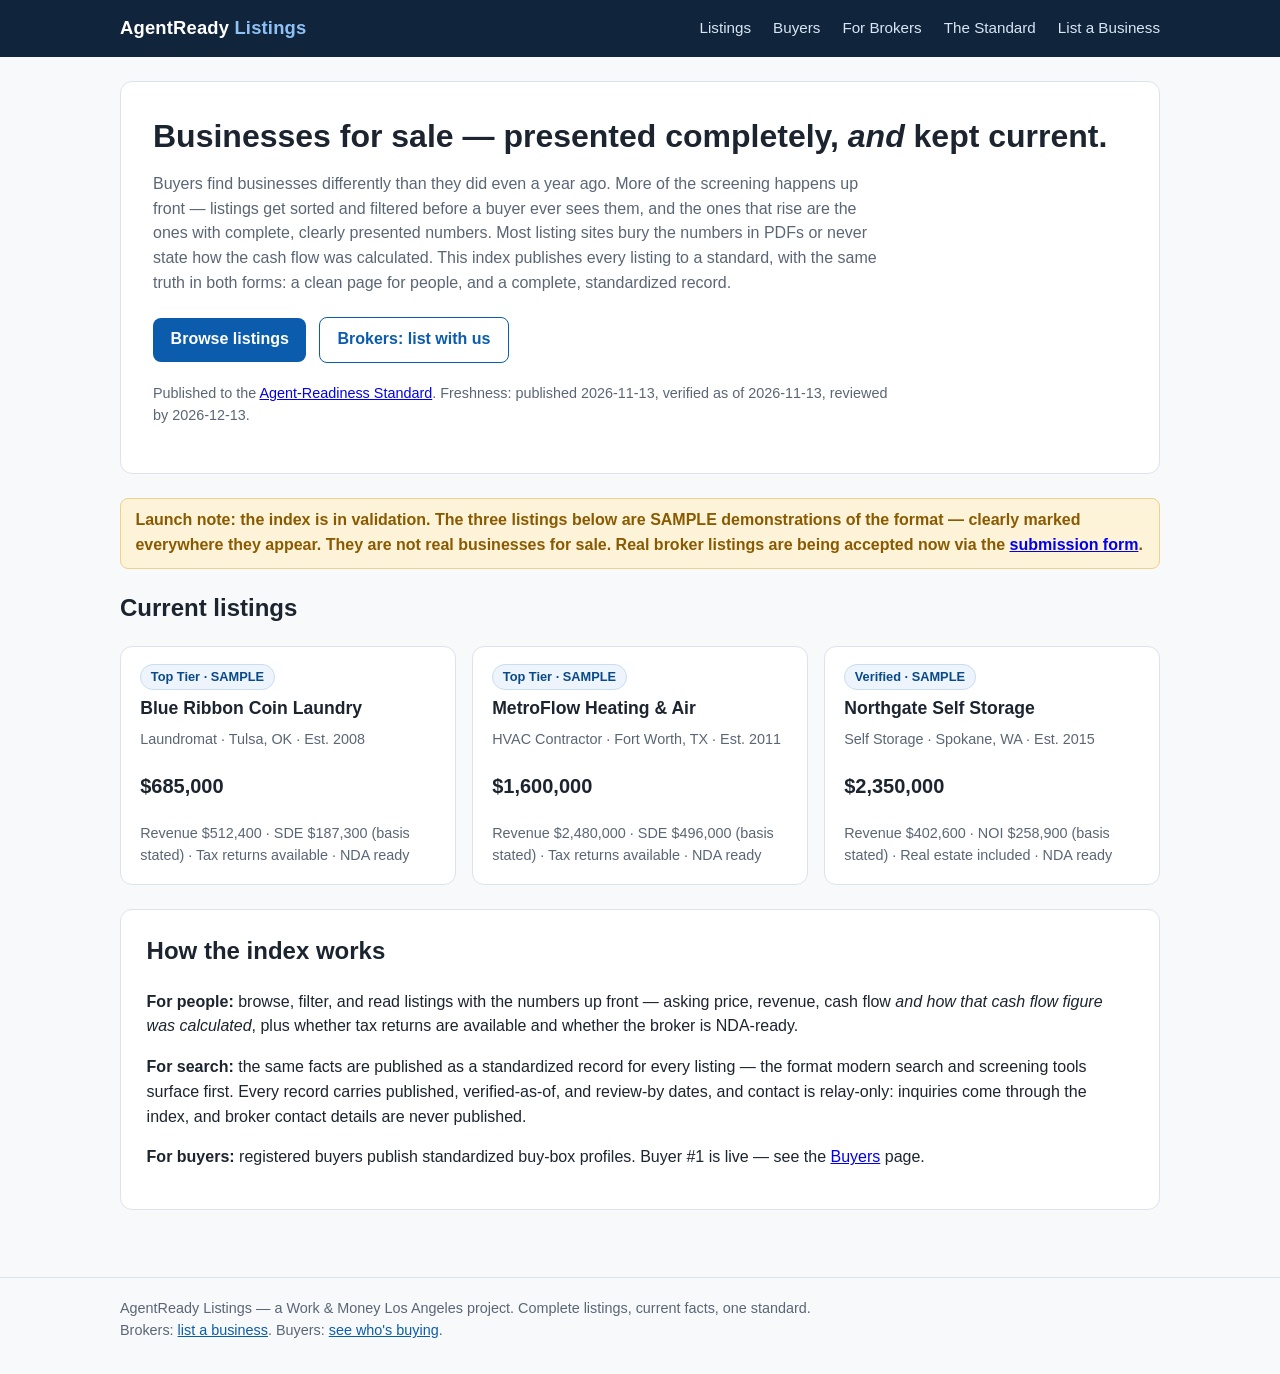
<file: index.html>
<!DOCTYPE html>
<html lang="en">
<head>
<meta charset="utf-8">
<meta name="viewport" content="width=device-width, initial-scale=1">
<title>AgentReady Listings — Businesses for sale, presented completely</title>
<meta name="description" content="An index of businesses for sale published to a completeness standard: asking price, revenue, and cash flow with its basis stated, tax-return and NDA flags, and freshness dates on every listing — so complete listings surface first in modern buyer search.">
<link rel="stylesheet" href="assets/style.css">
<script type="application/ld+json">
{
  "@context": "https://schema.org",
  "@graph": [
    {
      "@type": "WebSite",
      "name": "AgentReady Listings",
      "url": "https://cronusworks.github.io/botfriendly-index/",
      "description": "Businesses for sale, published to the Agent-Readiness Standard: complete numbers, stated cash-flow basis, freshness dates.",
      "publisher": { "@type": "Organization", "name": "AgentReady Listings", "parentOrganization": { "@type": "Organization", "name": "Work & Money Los Angeles" } }
    },
    {
      "@type": "ItemList",
      "name": "Businesses for sale",
      "itemListElement": [
        { "@type": "ListItem", "position": 1, "url": "https://cronusworks.github.io/botfriendly-index/listings/laundromat-tulsa-ok/", "name": "Blue Ribbon Coin Laundry (SAMPLE) — Tulsa, OK" },
        { "@type": "ListItem", "position": 2, "url": "https://cronusworks.github.io/botfriendly-index/listings/hvac-fort-worth-tx/", "name": "MetroFlow Heating & Air (SAMPLE) — Fort Worth, TX" },
        { "@type": "ListItem", "position": 3, "url": "https://cronusworks.github.io/botfriendly-index/listings/self-storage-spokane-wa/", "name": "Northgate Self Storage (SAMPLE) — Spokane, WA" }
      ]
    }
  ]
}
</script>
</head>
<body>
<header class="site">
  <div class="wrap">
    <a class="logo" href="./">AgentReady <span>Listings</span></a>
    <nav class="main">
      <a href="listings/">Listings</a>
      <a href="buyers/">Buyers</a>
      <a href="for-brokers/">For Brokers</a>
      <a href="standard/">The Standard</a>
      <a href="submit/">List a Business</a>
    </nav>
  </div>
</header>
<main class="wrap">
  <div class="hero">
    <h1>Businesses for sale — presented completely, <em>and</em> kept current.</h1>
    <p>Buyers find businesses differently than they did even a year ago. More of the screening
    happens up front — listings get sorted and filtered before a buyer ever sees them, and the
    ones that rise are the ones with complete, clearly presented numbers. Most listing sites bury
    the numbers in PDFs or never state how the cash flow was calculated. This index publishes
    every listing to a standard, with the same truth in both forms: a clean page for people, and
    a complete, standardized record.</p>
    <a class="btn" href="listings/">Browse listings</a>
    <a class="btn ghost" href="for-brokers/">Brokers: list with us</a>
    <p class="meta">Published to the <a href="standard/">Agent-Readiness Standard</a>.
    Freshness: published 2026-11-13,
    verified as of 2026-11-13, reviewed by 2026-12-13.</p>
  </div>

  <div class="sample-banner">Launch note: the index is in validation. The three listings below are
  SAMPLE demonstrations of the format — clearly marked everywhere they appear. They are not real businesses for sale. Real broker listings
  are being accepted now via the <a href="submit/">submission form</a>.</div>

  <h2>Current listings</h2>
  <div class="grid">
    <div class="card">
      <span class="badge">Top Tier · SAMPLE</span>
      <h3><a href="listings/laundromat-tulsa-ok/">Blue Ribbon Coin Laundry</a></h3>
      <div class="meta">Laundromat · Tulsa, OK · Est. 2008</div>
      <p class="price">$685,000</p>
      <div class="meta">Revenue $512,400 · SDE $187,300 (basis stated) · Tax returns available · NDA ready</div>
    </div>
    <div class="card">
      <span class="badge">Top Tier · SAMPLE</span>
      <h3><a href="listings/hvac-fort-worth-tx/">MetroFlow Heating &amp; Air</a></h3>
      <div class="meta">HVAC Contractor · Fort Worth, TX · Est. 2011</div>
      <p class="price">$1,600,000</p>
      <div class="meta">Revenue $2,480,000 · SDE $496,000 (basis stated) · Tax returns available · NDA ready</div>
    </div>
    <div class="card">
      <span class="badge">Verified · SAMPLE</span>
      <h3><a href="listings/self-storage-spokane-wa/">Northgate Self Storage</a></h3>
      <div class="meta">Self Storage · Spokane, WA · Est. 2015</div>
      <p class="price">$2,350,000</p>
      <div class="meta">Revenue $402,600 · NOI $258,900 (basis stated) · Real estate included · NDA ready</div>
    </div>
  </div>

  <section class="panel" style="margin-top:1.5rem">
    <h2>How the index works</h2>
    <p><strong>For people:</strong> browse, filter, and read listings with the numbers up front —
    asking price, revenue, cash flow <em>and how that cash flow figure was calculated</em>, plus
    whether tax returns are available and whether the broker is NDA-ready.</p>
    <p><strong>For search:</strong> the same facts are published as a standardized record for
    every listing — the format modern search and screening tools surface first. Every record
    carries published, verified-as-of, and review-by dates, and contact is relay-only:
    inquiries come through the index, and broker contact details are never published.</p>
    <p><strong>For buyers:</strong> registered buyers publish standardized buy-box profiles.
    Buyer #1 is live — see the <a href="buyers/">Buyers</a> page.</p>
  </section>
</main>
<footer class="site">
  <div class="wrap">
    AgentReady Listings — a Work &amp; Money Los Angeles project. Complete listings, current facts, one standard.<br>
    Brokers: <a href="for-brokers/">list a business</a>. Buyers: <a href="buyers/">see who's buying</a>.
  </div>
</footer>
</body>
</html>
</file>
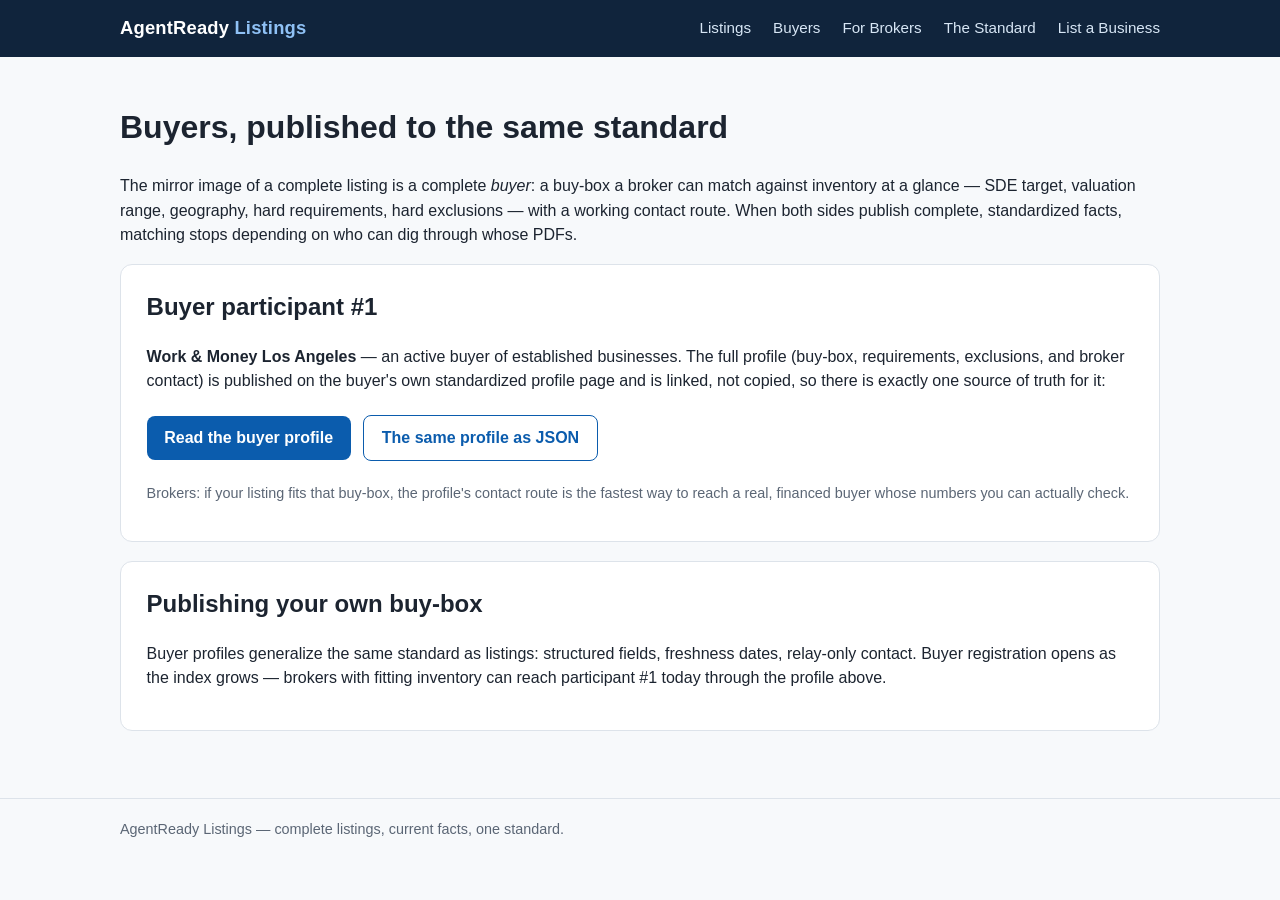
<file: buyers/index.html>
<!DOCTYPE html>
<html lang="en">
<head>
<meta charset="utf-8">
<meta name="viewport" content="width=device-width, initial-scale=1">
<title>Buyers — AgentReady Listings</title>
<meta name="description" content="Registered buyers publish standardized buy-box profiles so brokers can match listings to real demand. Buyer participant #1: Work & Money Los Angeles.">
<link rel="stylesheet" href="../assets/style.css">
<script type="application/ld+json">
{
  "@context": "https://schema.org",
  "@type": "WebPage",
  "name": "Buyers — AgentReady Listings",
  "url": "https://cronusworks.github.io/botfriendly-index/buyers/",
  "description": "Standardized buyer profiles. Buyer participant #1 is Work & Money Los Angeles; its full buy-box profile is published at the linked URL and is not duplicated here.",
  "datePublished": "2026-11-13"
}
</script>
</head>
<body>
<header class="site">
  <div class="wrap">
    <a class="logo" href="../">AgentReady <span>Listings</span></a>
    <nav class="main">
      <a href="../listings/">Listings</a>
      <a href="./">Buyers</a>
      <a href="../for-brokers/">For Brokers</a>
      <a href="../standard/">The Standard</a>
      <a href="../submit/">List a Business</a>
    </nav>
  </div>
</header>
<main class="wrap">
  <h1>Buyers, published to the same standard</h1>
  <p>The mirror image of a complete listing is a complete <em>buyer</em>: a buy-box a broker can
  match against inventory at a glance — SDE target, valuation range, geography, hard
  requirements, hard exclusions — with a working contact route. When both sides publish
  complete, standardized facts, matching stops depending on who can dig through whose PDFs.</p>

  <section class="panel">
    <h2>Buyer participant #1</h2>
    <p><strong>Work &amp; Money Los Angeles</strong> — an active buyer of established businesses.
    The full profile (buy-box, requirements, exclusions, and broker contact) is published on the
    buyer's own standardized profile page and is linked, not copied, so there is exactly one source of
    truth for it:</p>
    <p>
      <a class="btn" href="https://cronusworks.github.io/wam-games/buyer/">Read the buyer profile</a>
      <a class="btn ghost" href="https://cronusworks.github.io/wam-games/buyer/buyer.json">The same profile as JSON</a>
    </p>
    <p class="meta">Brokers: if your listing fits that buy-box, the profile's contact route is the
    fastest way to reach a real, financed buyer whose numbers you can actually check.</p>
  </section>

  <section class="panel">
    <h2>Publishing your own buy-box</h2>
    <p>Buyer profiles generalize the same standard as listings: structured fields, freshness
    dates, relay-only contact. Buyer registration opens as the index grows — brokers with fitting
    inventory can reach participant #1 today through the profile above.</p>
  </section>
</main>
<footer class="site">
  <div class="wrap">AgentReady Listings — complete listings, current facts, one standard.</div>
</footer>
</body>
</html>
</file>
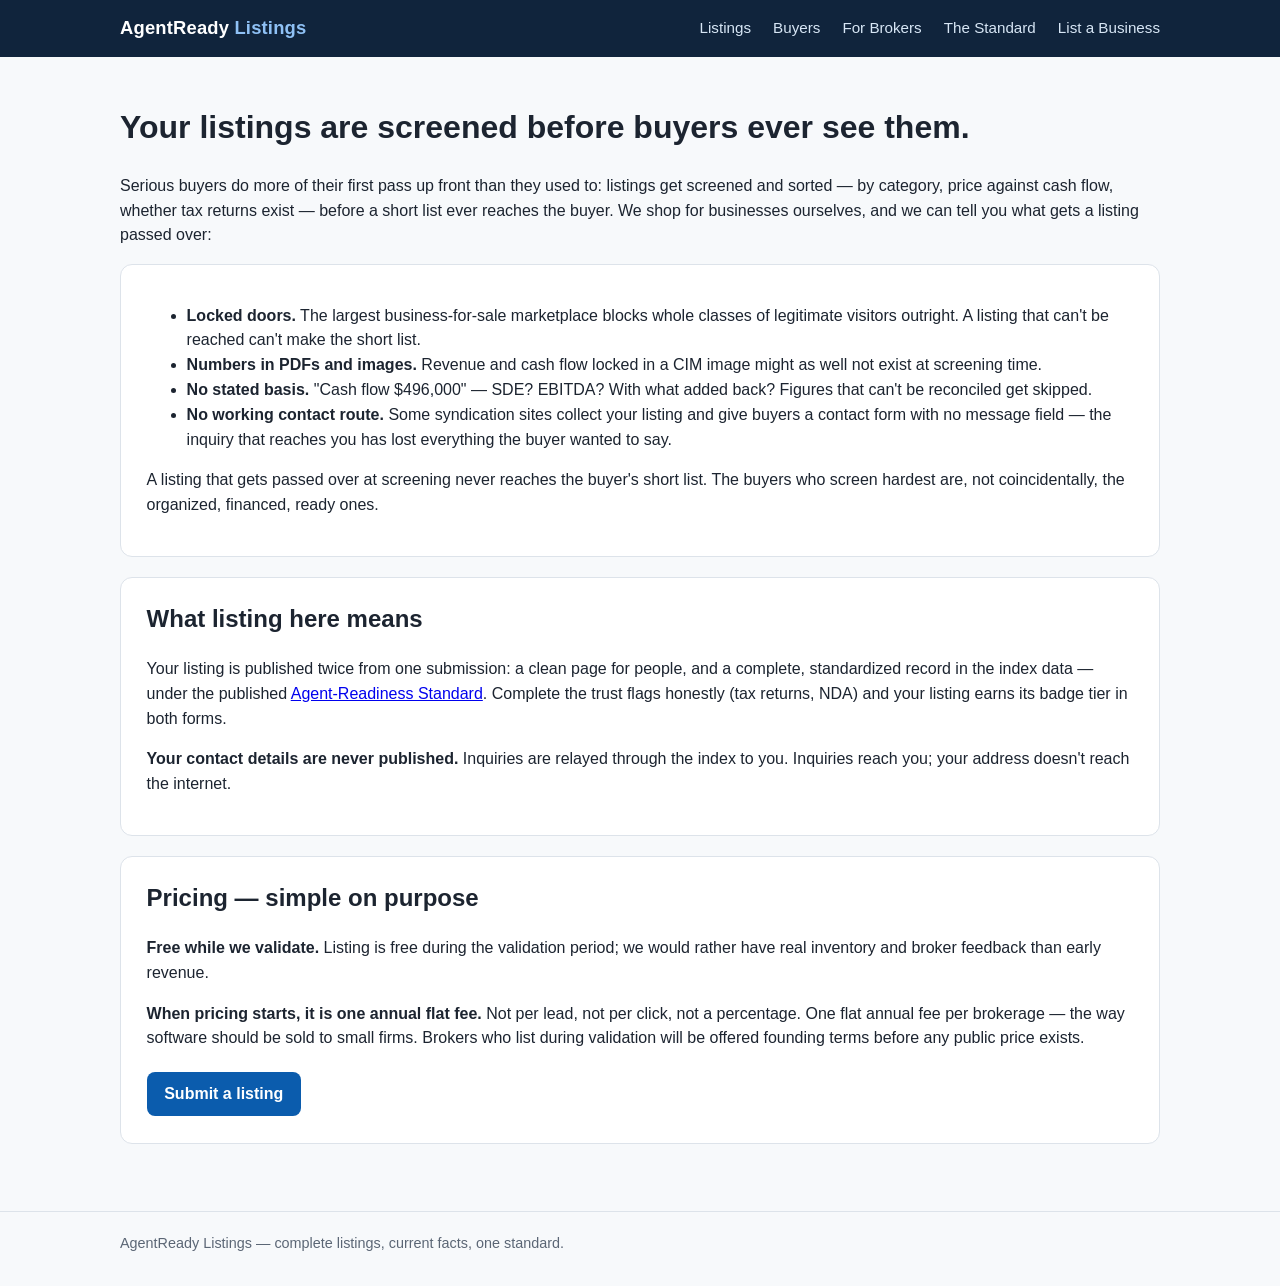
<file: for-brokers/index.html>
<!DOCTYPE html>
<html lang="en">
<head>
<meta charset="utf-8">
<meta name="viewport" content="width=device-width, initial-scale=1">
<title>For Brokers — AgentReady Listings</title>
<meta name="description" content="Why complete listings win: buyer screening now happens up front, and listings with buried or unexplained numbers get passed over early. List free during validation; future pricing is one annual flat fee, never per-lead.">
<link rel="stylesheet" href="../assets/style.css">
<script type="application/ld+json">
{
  "@context": "https://schema.org",
  "@type": "WebPage",
  "name": "For Brokers — AgentReady Listings",
  "url": "https://cronusworks.github.io/botfriendly-index/for-brokers/",
  "description": "For business brokers: why complete, standardized listings get seen first, what the Agent-Readiness Standard requires, and the pricing model — free during validation, then one annual flat fee, never per-lead charges.",
  "datePublished": "2026-11-13"
}
</script>
</head>
<body>
<header class="site">
  <div class="wrap">
    <a class="logo" href="../">AgentReady <span>Listings</span></a>
    <nav class="main">
      <a href="../listings/">Listings</a>
      <a href="../buyers/">Buyers</a>
      <a href="./">For Brokers</a>
      <a href="../standard/">The Standard</a>
      <a href="../submit/">List a Business</a>
    </nav>
  </div>
</header>
<main class="wrap">
  <h1>Your listings are screened before buyers ever see them.</h1>
  <p>Serious buyers do more of their first pass up front than they used to: listings get screened
  and sorted — by category, price against cash flow, whether tax returns exist — before a short
  list ever reaches the buyer. We shop for businesses ourselves, and we can tell you what gets
  a listing passed over:</p>
  <section class="panel">
    <ul>
      <li><strong>Locked doors.</strong> The largest business-for-sale marketplace blocks whole
      classes of legitimate visitors outright. A listing that can't be reached can't make the
      short list.</li>
      <li><strong>Numbers in PDFs and images.</strong> Revenue and cash flow locked in a CIM image
      might as well not exist at screening time.</li>
      <li><strong>No stated basis.</strong> "Cash flow $496,000" — SDE? EBITDA? With what added
      back? Figures that can't be reconciled get skipped.</li>
      <li><strong>No working contact route.</strong> Some syndication sites collect your listing and
      give buyers a contact form with no message field — the inquiry that reaches you has lost
      everything the buyer wanted to say.</li>
    </ul>
    <p>A listing that gets passed over at screening never reaches the buyer's short list. The buyers
    who screen hardest are, not coincidentally, the organized, financed, ready ones.</p>
  </section>

  <section class="panel">
    <h2>What listing here means</h2>
    <p>Your listing is published twice from one submission: a clean page for people, and a
    complete, standardized record in the index data — under the published
    <a href="../standard/">Agent-Readiness Standard</a>. Complete the trust flags honestly
    (tax returns, NDA) and your listing earns its badge tier in both forms.</p>
    <p><strong>Your contact details are never published.</strong> Inquiries are relayed through the
    index to you. Inquiries reach you; your address doesn't reach the internet.</p>
  </section>

  <section class="panel">
    <h2>Pricing — simple on purpose</h2>
    <p><strong>Free while we validate.</strong> Listing is free during the validation period; we
    would rather have real inventory and broker feedback than early revenue.</p>
    <p><strong>When pricing starts, it is one annual flat fee.</strong> Not per lead, not per
    click, not a percentage. One flat annual fee per brokerage — the way software should be sold
    to small firms. Brokers who list during validation will be offered founding terms before any
    public price exists.</p>
    <a class="btn" href="../submit/">Submit a listing</a>
  </section>
</main>
<footer class="site">
  <div class="wrap">AgentReady Listings — complete listings, current facts, one standard.</div>
</footer>
</body>
</html>
</file>
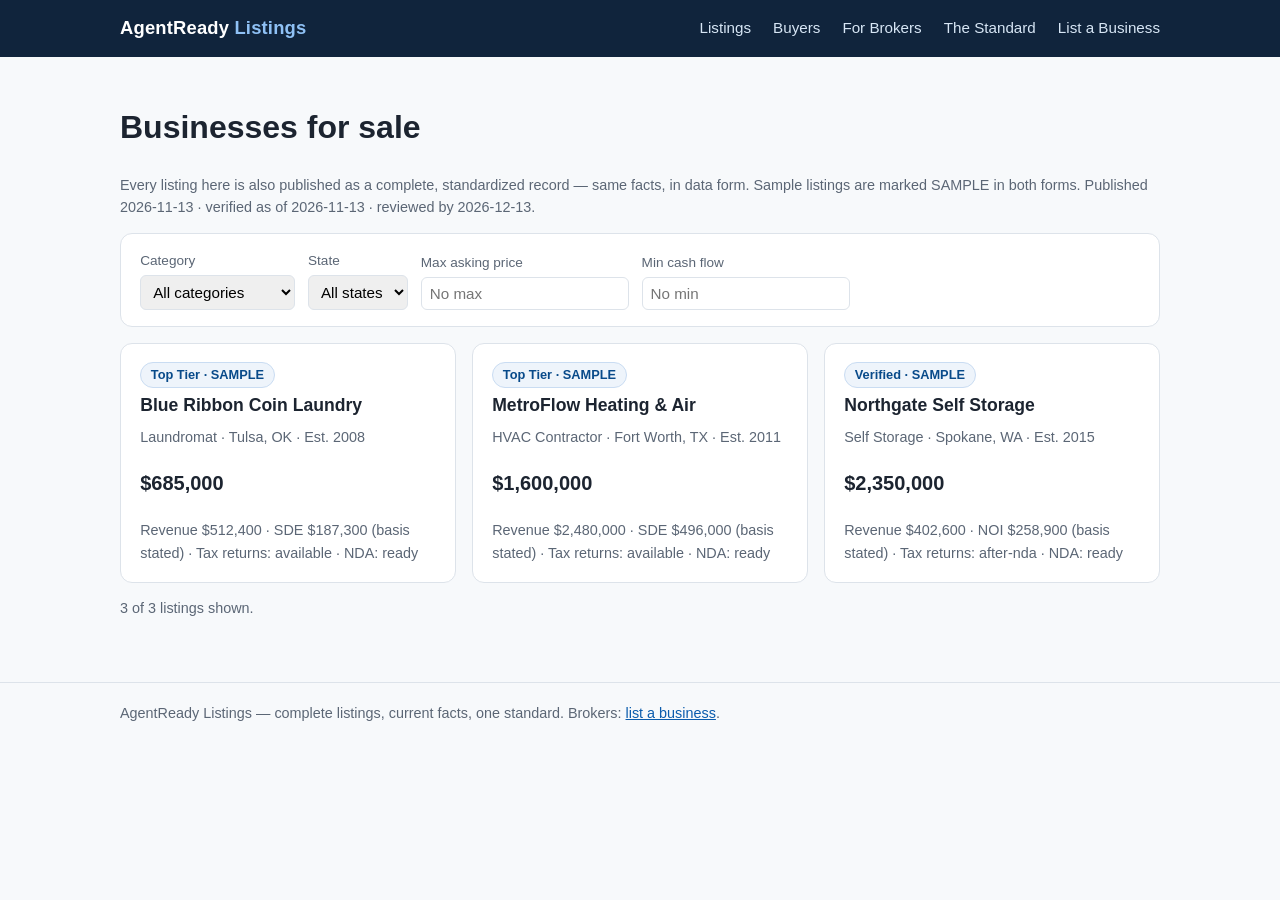
<file: listings/index.html>
<!DOCTYPE html>
<html lang="en">
<head>
<meta charset="utf-8">
<meta name="viewport" content="width=device-width, initial-scale=1">
<title>Listings — AgentReady Listings</title>
<meta name="description" content="Browse businesses for sale in the AgentReady Listings. Filter by category, state, price, and cash flow. Every listing is also published as a complete, standardized record.">
<link rel="stylesheet" href="../assets/style.css">
<script type="application/ld+json">
{
  "@context": "https://schema.org",
  "@type": "CollectionPage",
  "name": "Business listings — AgentReady Listings",
  "url": "https://cronusworks.github.io/botfriendly-index/listings/",
  "description": "All businesses for sale in the index. The standardized data version of this page is ../listings.json.",
  "mainEntity": {
    "@type": "ItemList",
    "itemListElement": [
      { "@type": "ListItem", "position": 1, "url": "https://cronusworks.github.io/botfriendly-index/listings/laundromat-tulsa-ok/", "name": "Blue Ribbon Coin Laundry (SAMPLE) — Tulsa, OK" },
      { "@type": "ListItem", "position": 2, "url": "https://cronusworks.github.io/botfriendly-index/listings/hvac-fort-worth-tx/", "name": "MetroFlow Heating & Air (SAMPLE) — Fort Worth, TX" },
      { "@type": "ListItem", "position": 3, "url": "https://cronusworks.github.io/botfriendly-index/listings/self-storage-spokane-wa/", "name": "Northgate Self Storage (SAMPLE) — Spokane, WA" }
    ]
  }
}
</script>
</head>
<body>
<header class="site">
  <div class="wrap">
    <a class="logo" href="../">AgentReady <span>Listings</span></a>
    <nav class="main">
      <a href="./">Listings</a>
      <a href="../buyers/">Buyers</a>
      <a href="../for-brokers/">For Brokers</a>
      <a href="../standard/">The Standard</a>
      <a href="../submit/">List a Business</a>
    </nav>
  </div>
</header>
<main class="wrap">
  <h1>Businesses for sale</h1>
  <p class="meta">Every listing here is also published as a complete, standardized record — same facts, in
  data form. Sample listings are marked SAMPLE in both forms. Published 2026-11-13 · verified as of 2026-11-13 · reviewed by 2026-12-13.</p>

  <div class="filters">
    <div><label for="f-cat">Category</label>
      <select id="f-cat"><option value="">All categories</option></select></div>
    <div><label for="f-state">State</label>
      <select id="f-state"><option value="">All states</option></select></div>
    <div><label for="f-price">Max asking price</label>
      <input id="f-price" type="number" min="0" step="50000" placeholder="No max"></div>
    <div><label for="f-sde">Min cash flow</label>
      <input id="f-sde" type="number" min="0" step="10000" placeholder="No min"></div>
  </div>

  <div class="grid" id="cards"></div>
  <p class="meta" id="count"></p>
</main>
<footer class="site">
  <div class="wrap">
    AgentReady Listings — complete listings, current facts, one standard.
    Brokers: <a href="../for-brokers/">list a business</a>.
  </div>
</footer>
<script>
const money = n => "$" + n.toLocaleString("en-US");
fetch("../listings.json").then(r => r.json()).then(data => {
  const listings = data.listings;
  const catSel = document.getElementById("f-cat");
  const stateSel = document.getElementById("f-state");
  [...new Set(listings.map(l => l.category))].sort().forEach(c => {
    const o = document.createElement("option"); o.value = c; o.textContent = c; catSel.appendChild(o);
  });
  [...new Set(listings.map(l => l.state))].sort().forEach(s => {
    const o = document.createElement("option"); o.value = s; o.textContent = s; stateSel.appendChild(o);
  });
  function render() {
    const cat = catSel.value, st = stateSel.value;
    const maxP = parseFloat(document.getElementById("f-price").value) || Infinity;
    const minS = parseFloat(document.getElementById("f-sde").value) || 0;
    const shown = listings.filter(l =>
      (!cat || l.category === cat) && (!st || l.state === st) &&
      l.asking_price_usd <= maxP && l.cash_flow_usd >= minS);
    const box = document.getElementById("cards");
    box.innerHTML = shown.map(l => `
      <div class="card">
        <span class="badge">${({"listed":"Listed","verified":"Verified","agent-ready":"Top Tier"}[l.badge_tier] || l.badge_tier)}${l.sample ? " · SAMPLE" : ""}</span>
        <h3><a href="../listings/${l.id.replace("sample-", "")}/">${l.name.replace(" (SAMPLE)", "")}</a></h3>
        <div class="meta">${l.category} · ${l.city}, ${l.state} · Est. ${l.year_established}</div>
        <p class="price">${money(l.asking_price_usd)}</p>
        <div class="meta">Revenue ${money(l.revenue_usd)} · ${l.cash_flow_type} ${money(l.cash_flow_usd)} (basis stated)
        · Tax returns: ${l.tax_returns_available === true ? "available" : l.tax_returns_available}
        · NDA: ${l.nda_ready ? "ready" : "not stated"}</div>
      </div>`).join("");
    document.getElementById("count").textContent =
      shown.length + " of " + listings.length + " listings shown.";
  }
  ["f-cat", "f-state", "f-price", "f-sde"].forEach(id =>
    document.getElementById(id).addEventListener("input", render));
  render();
}).catch(() => {
  document.getElementById("count").textContent =
    "The listing feed could not be loaded in your browser. The same data is at ../listings.json.";
});
</script>
</body>
</html>
</file>
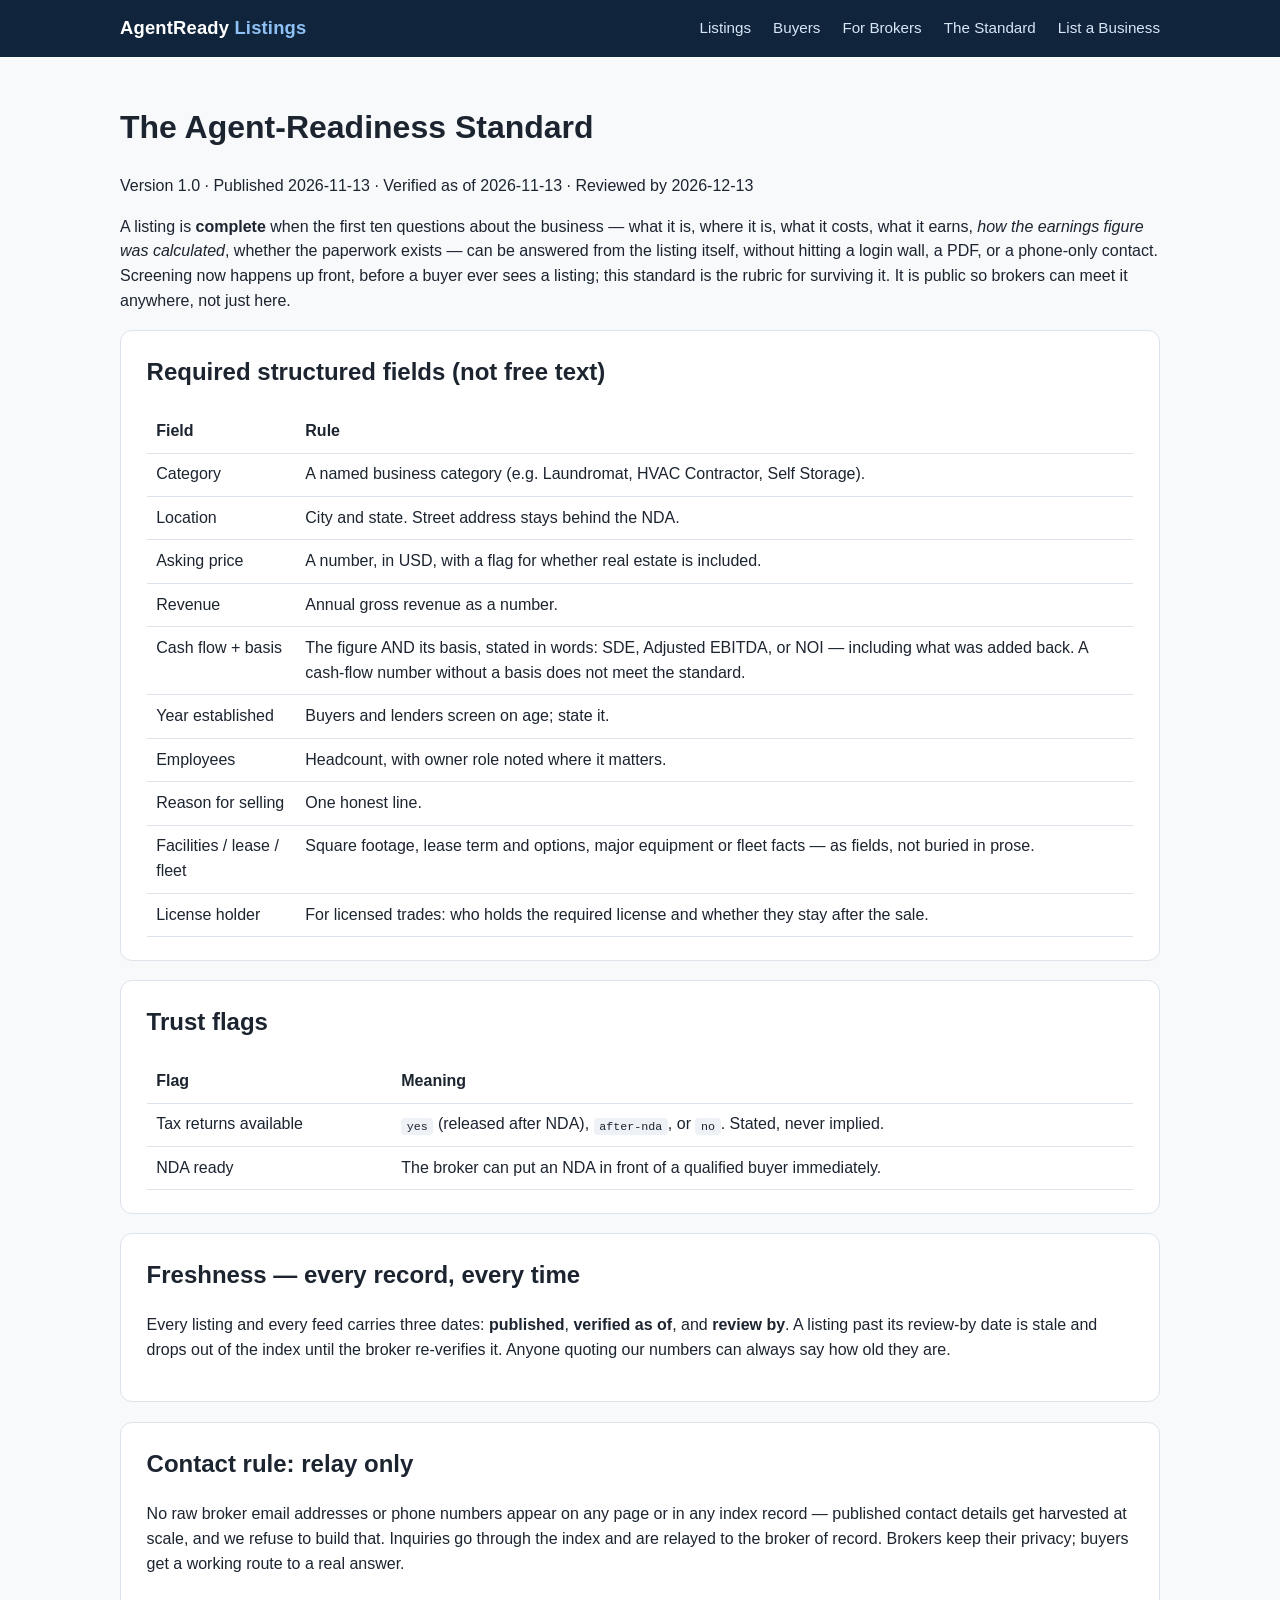
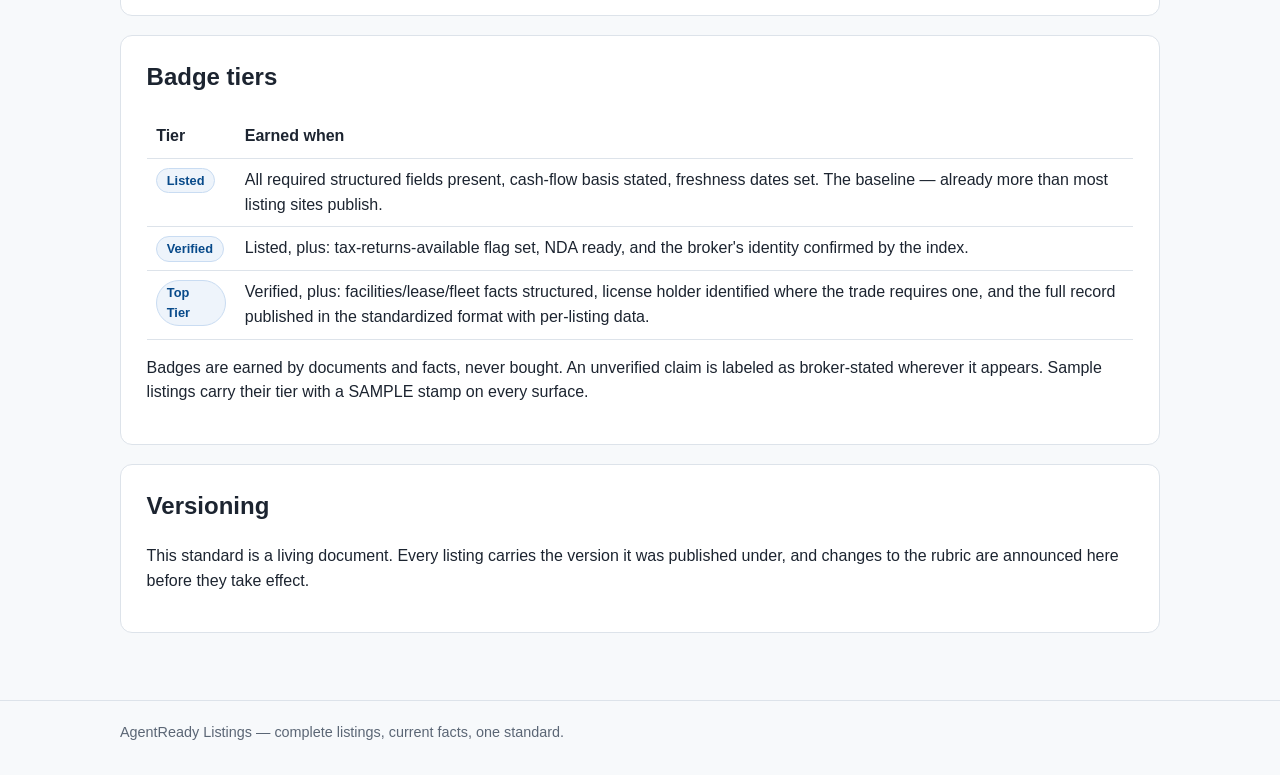
<file: standard/index.html>
<!DOCTYPE html>
<html lang="en">
<head>
<meta charset="utf-8">
<meta name="viewport" content="width=device-width, initial-scale=1">
<title>The Agent-Readiness Standard — AgentReady Listings</title>
<meta name="description" content="The published rubric for what makes a business-for-sale listing complete: structured fields, stated cash-flow basis, tax-return and NDA flags, freshness timestamps, and badge tiers (Listed / Verified / Top Tier).">
<link rel="stylesheet" href="../assets/style.css">
<script type="application/ld+json">
{
  "@context": "https://schema.org",
  "@type": "WebPage",
  "name": "The Agent-Readiness Standard",
  "url": "https://cronusworks.github.io/botfriendly-index/standard/",
  "description": "The rubric every listing in the AgentReady Listings is published under: required structured fields, cash-flow basis rules, freshness timestamps, relay-only contact, and the Listed / Verified / Top Tier badge tiers.",
  "datePublished": "2026-11-13"
}
</script>
</head>
<body>
<header class="site">
  <div class="wrap">
    <a class="logo" href="../">AgentReady <span>Listings</span></a>
    <nav class="main">
      <a href="../listings/">Listings</a>
      <a href="../buyers/">Buyers</a>
      <a href="../for-brokers/">For Brokers</a>
      <a href="./">The Standard</a>
      <a href="../submit/">List a Business</a>
    </nav>
  </div>
</header>
<main class="wrap">
  <h1>The Agent-Readiness Standard</h1>
  <p>Version 1.0 · Published 2026-11-13 · Verified as of 2026-11-13 · Reviewed by 2026-12-13</p>
  <p>A listing is <strong>complete</strong> when the first ten questions about the business — what
  it is, where it is, what it costs, what it earns, <em>how the earnings figure was
  calculated</em>, whether the paperwork exists — can be answered from the listing itself,
  without hitting a login wall, a PDF, or a phone-only contact. Screening now happens up front,
  before a buyer ever sees a listing; this standard is the rubric for surviving it. It is public
  so brokers can meet it anywhere, not just here.</p>

  <section class="panel">
    <h2>Required structured fields (not free text)</h2>
    <table class="rubric">
      <tr><th>Field</th><th>Rule</th></tr>
      <tr><td>Category</td><td>A named business category (e.g. Laundromat, HVAC Contractor, Self Storage).</td></tr>
      <tr><td>Location</td><td>City and state. Street address stays behind the NDA.</td></tr>
      <tr><td>Asking price</td><td>A number, in USD, with a flag for whether real estate is included.</td></tr>
      <tr><td>Revenue</td><td>Annual gross revenue as a number.</td></tr>
      <tr><td>Cash flow + basis</td><td>The figure AND its basis, stated in words: SDE, Adjusted EBITDA, or NOI — including what was added back. A cash-flow number without a basis does not meet the standard.</td></tr>
      <tr><td>Year established</td><td>Buyers and lenders screen on age; state it.</td></tr>
      <tr><td>Employees</td><td>Headcount, with owner role noted where it matters.</td></tr>
      <tr><td>Reason for selling</td><td>One honest line.</td></tr>
      <tr><td>Facilities / lease / fleet</td><td>Square footage, lease term and options, major equipment or fleet facts — as fields, not buried in prose.</td></tr>
      <tr><td>License holder</td><td>For licensed trades: who holds the required license and whether they stay after the sale.</td></tr>
    </table>
  </section>

  <section class="panel">
    <h2>Trust flags</h2>
    <table class="rubric">
      <tr><th>Flag</th><th>Meaning</th></tr>
      <tr><td>Tax returns available</td><td><code>yes</code> (released after NDA), <code>after-nda</code>, or <code>no</code>. Stated, never implied.</td></tr>
      <tr><td>NDA ready</td><td>The broker can put an NDA in front of a qualified buyer immediately.</td></tr>
    </table>
  </section>

  <section class="panel">
    <h2>Freshness — every record, every time</h2>
    <p>Every listing and every feed carries three dates: <strong>published</strong>,
    <strong>verified as of</strong>, and <strong>review by</strong>. A listing past its review-by
    date is stale and drops out of the index until the broker re-verifies it. Anyone quoting our
    numbers can always say how old they are.</p>
  </section>

  <section class="panel">
    <h2>Contact rule: relay only</h2>
    <p>No raw broker email addresses or phone numbers appear on any page or in any index record —
    published contact details get harvested at scale, and we refuse to build that. Inquiries go
    through the index and are relayed to the broker of record. Brokers keep their privacy;
    buyers get a working route to a real answer.</p>
  </section>

  <section class="panel">
    <h2>Badge tiers</h2>
    <table class="rubric">
      <tr><th>Tier</th><th>Earned when</th></tr>
      <tr><td><span class="badge">Listed</span></td><td>All required structured fields present, cash-flow basis stated, freshness dates set. The baseline — already more than most listing sites publish.</td></tr>
      <tr><td><span class="badge">Verified</span></td><td>Listed, plus: tax-returns-available flag set, NDA ready, and the broker's identity confirmed by the index.</td></tr>
      <tr><td><span class="badge">Top Tier</span></td><td>Verified, plus: facilities/lease/fleet facts structured, license holder identified where the trade requires one, and the full record published in the standardized format with per-listing data.</td></tr>
    </table>
    <p>Badges are earned by documents and facts, never bought. An unverified claim is labeled as
    broker-stated wherever it appears. Sample listings carry their tier with a SAMPLE stamp on
    every surface.</p>
  </section>

  <section class="panel">
    <h2>Versioning</h2>
    <p>This standard is a living document. Every listing carries the version it was published
    under, and changes to the rubric are announced here before they take effect.</p>
  </section>
</main>
<footer class="site">
  <div class="wrap">AgentReady Listings — complete listings, current facts, one standard.</div>
</footer>
</body>
</html>
</file>
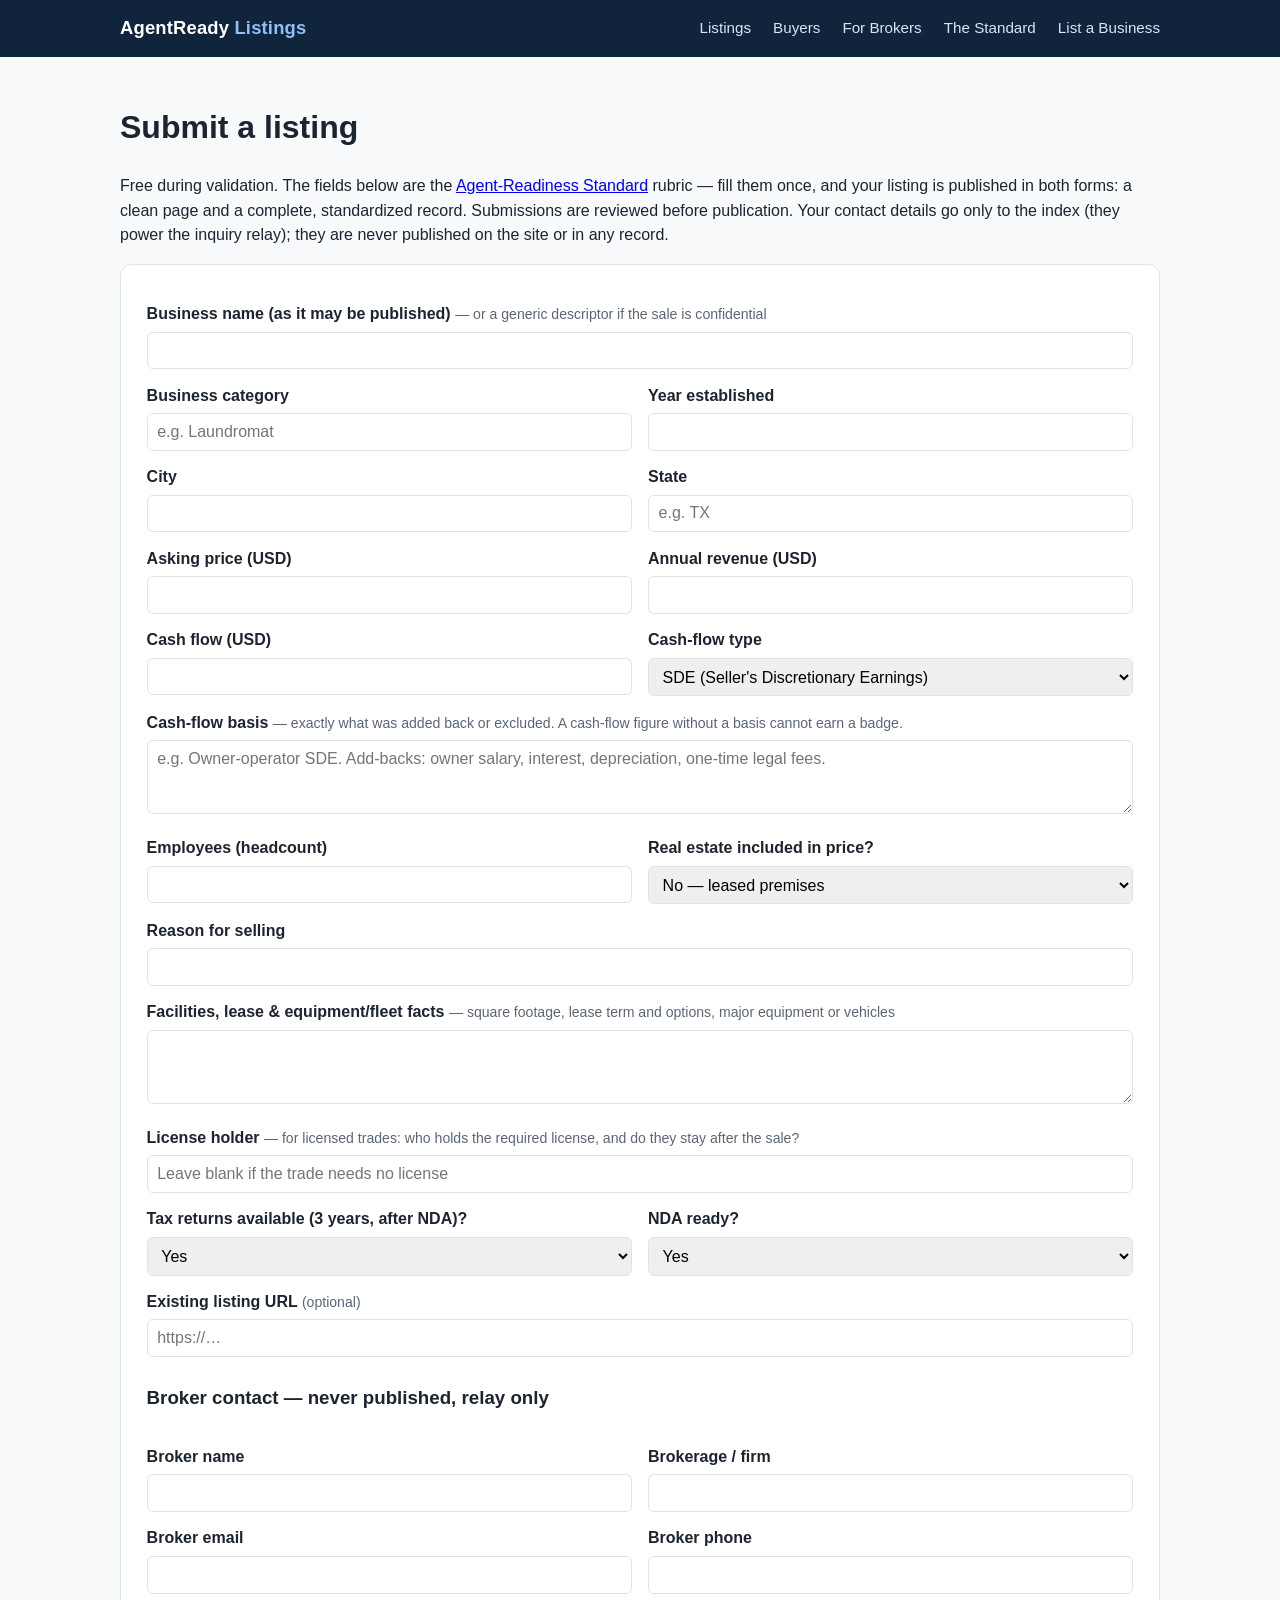
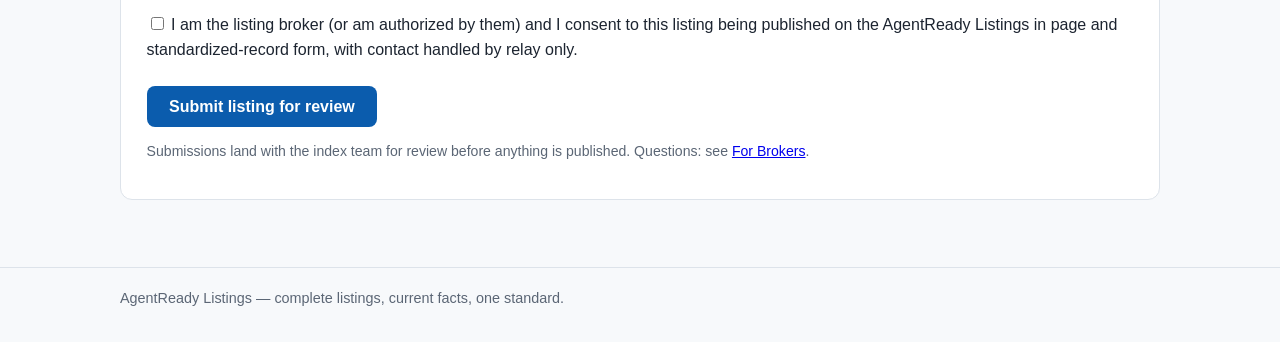
<file: submit/index.html>
<!DOCTYPE html>
<html lang="en">
<head>
<meta charset="utf-8">
<meta name="viewport" content="width=device-width, initial-scale=1">
<title>List a Business — AgentReady Listings</title>
<meta name="description" content="Submit a business-for-sale listing to the AgentReady Listings. Fields follow the Agent-Readiness Standard. Free during validation. Submissions are reviewed, then published in the index.">
<link rel="stylesheet" href="../assets/style.css">
<script type="application/ld+json">
{
  "@context": "https://schema.org",
  "@type": "WebPage",
  "name": "List a Business — AgentReady Listings",
  "url": "https://cronusworks.github.io/botfriendly-index/submit/",
  "description": "Structured broker submission form for the AgentReady Listings. The form fields are exactly the Agent-Readiness Standard rubric fields.",
  "datePublished": "2026-11-13"
}
</script>
</head>
<body>
<header class="site">
  <div class="wrap">
    <a class="logo" href="../">AgentReady <span>Listings</span></a>
    <nav class="main">
      <a href="../listings/">Listings</a>
      <a href="../buyers/">Buyers</a>
      <a href="../for-brokers/">For Brokers</a>
      <a href="../standard/">The Standard</a>
      <a href="./">List a Business</a>
    </nav>
  </div>
</header>
<main class="wrap">
  <h1>Submit a listing</h1>
  <p>Free during validation. The fields below are the
  <a href="../standard/">Agent-Readiness Standard</a> rubric — fill them once, and your listing is
  published in both forms: a clean page and a complete, standardized record. Submissions are
  reviewed before publication. Your contact details go only to the index (they power the inquiry
  relay); they are never published on the site or in any record.</p>

  <section class="panel">
  <form class="intake" action="https://formsubmit.co/d5a029b2ace896e8d058cd6fe96cf95c" method="POST">
    <input type="hidden" name="_subject" value="New listing submission — AgentReady Listings">
    <input type="hidden" name="_template" value="table">
    <input type="hidden" name="_next" value="https://cronusworks.github.io/botfriendly-index/submit/thanks/">
    <input type="text" name="_honey" style="display:none">

    <label for="business_name">Business name (as it may be published)
      <span class="hint">— or a generic descriptor if the sale is confidential</span></label>
    <input id="business_name" name="business_name" required>

    <div class="row">
      <div>
        <label for="category">Business category</label>
        <input id="category" name="category" list="cats" required placeholder="e.g. Laundromat">
        <datalist id="cats">
          <option value="Laundromat"></option><option value="HVAC Contractor"></option>
          <option value="Plumbing Contractor"></option><option value="Electrical Contractor"></option>
          <option value="Self Storage"></option><option value="Property Management"></option>
          <option value="Car Wash"></option><option value="Restaurant"></option>
          <option value="Retail"></option><option value="Manufacturing"></option>
          <option value="E-commerce"></option><option value="Other"></option>
        </datalist>
      </div>
      <div>
        <label for="year_established">Year established</label>
        <input id="year_established" name="year_established" type="number" min="1900" max="2026" required>
      </div>
    </div>

    <div class="row">
      <div>
        <label for="city">City</label>
        <input id="city" name="city" required>
      </div>
      <div>
        <label for="state">State</label>
        <input id="state" name="state" required maxlength="2" placeholder="e.g. TX">
      </div>
    </div>

    <div class="row">
      <div>
        <label for="asking_price">Asking price (USD)</label>
        <input id="asking_price" name="asking_price" type="number" min="0" step="1000" required>
      </div>
      <div>
        <label for="revenue">Annual revenue (USD)</label>
        <input id="revenue" name="revenue" type="number" min="0" step="1000" required>
      </div>
    </div>

    <div class="row">
      <div>
        <label for="cash_flow">Cash flow (USD)</label>
        <input id="cash_flow" name="cash_flow" type="number" min="0" step="1000" required>
      </div>
      <div>
        <label for="cash_flow_type">Cash-flow type</label>
        <select id="cash_flow_type" name="cash_flow_type" required>
          <option value="SDE">SDE (Seller's Discretionary Earnings)</option>
          <option value="Adjusted EBITDA">Adjusted EBITDA</option>
          <option value="NOI">NOI (real-estate-based businesses)</option>
          <option value="Other">Other — explain in the basis field</option>
        </select>
      </div>
    </div>

    <label for="cash_flow_basis">Cash-flow basis <span class="hint">— exactly what was added back or
      excluded. A cash-flow figure without a basis cannot earn a badge.</span></label>
    <textarea id="cash_flow_basis" name="cash_flow_basis" rows="3" required
      placeholder="e.g. Owner-operator SDE. Add-backs: owner salary, interest, depreciation, one-time legal fees."></textarea>

    <div class="row">
      <div>
        <label for="employees">Employees (headcount)</label>
        <input id="employees" name="employees" type="number" min="0" required>
      </div>
      <div>
        <label for="real_estate">Real estate included in price?</label>
        <select id="real_estate" name="real_estate_included" required>
          <option value="no">No — leased premises</option>
          <option value="yes">Yes — included</option>
          <option value="optional">Optional / negotiable</option>
        </select>
      </div>
    </div>

    <label for="reason">Reason for selling</label>
    <input id="reason" name="reason_for_selling" required>

    <label for="facilities">Facilities, lease &amp; equipment/fleet facts
      <span class="hint">— square footage, lease term and options, major equipment or vehicles</span></label>
    <textarea id="facilities" name="facilities_lease_equipment" rows="3"></textarea>

    <label for="license">License holder <span class="hint">— for licensed trades: who holds the
      required license, and do they stay after the sale?</span></label>
    <input id="license" name="license_holder" placeholder="Leave blank if the trade needs no license">

    <div class="row">
      <div>
        <label for="tax">Tax returns available (3 years, after NDA)?</label>
        <select id="tax" name="tax_returns_available" required>
          <option value="yes">Yes</option>
          <option value="after-nda">After NDA</option>
          <option value="no">No</option>
        </select>
      </div>
      <div>
        <label for="nda">NDA ready?</label>
        <select id="nda" name="nda_ready" required>
          <option value="yes">Yes</option>
          <option value="no">No</option>
        </select>
      </div>
    </div>

    <label for="existing_url">Existing listing URL <span class="hint">(optional)</span></label>
    <input id="existing_url" name="existing_listing_url" type="url" placeholder="https://…">

    <h3 style="margin-top:1.6rem">Broker contact — never published, relay only</h3>
    <div class="row">
      <div>
        <label for="broker_name">Broker name</label>
        <input id="broker_name" name="broker_name" required>
      </div>
      <div>
        <label for="broker_firm">Brokerage / firm</label>
        <input id="broker_firm" name="broker_firm" required>
      </div>
    </div>
    <div class="row">
      <div>
        <label for="broker_email">Broker email</label>
        <input id="broker_email" name="broker_email" type="email" required>
      </div>
      <div>
        <label for="broker_phone">Broker phone</label>
        <input id="broker_phone" name="broker_phone" type="tel" required>
      </div>
    </div>

    <label style="font-weight:400;margin-top:1.2rem">
      <input type="checkbox" name="consent_republish" value="yes" required style="width:auto">
      I am the listing broker (or am authorized by them) and I consent to this listing being
      published on the AgentReady Listings in page and standardized-record form,
      with contact handled by relay only.
    </label>

    <button type="submit">Submit listing for review</button>
    <p class="hint">Submissions land with the index team for review before anything is published.
    Questions: see <a href="../for-brokers/">For Brokers</a>.</p>
  </form>
  </section>
</main>
<footer class="site">
  <div class="wrap">AgentReady Listings — complete listings, current facts, one standard.</div>
</footer>
</body>
</html>
</file>
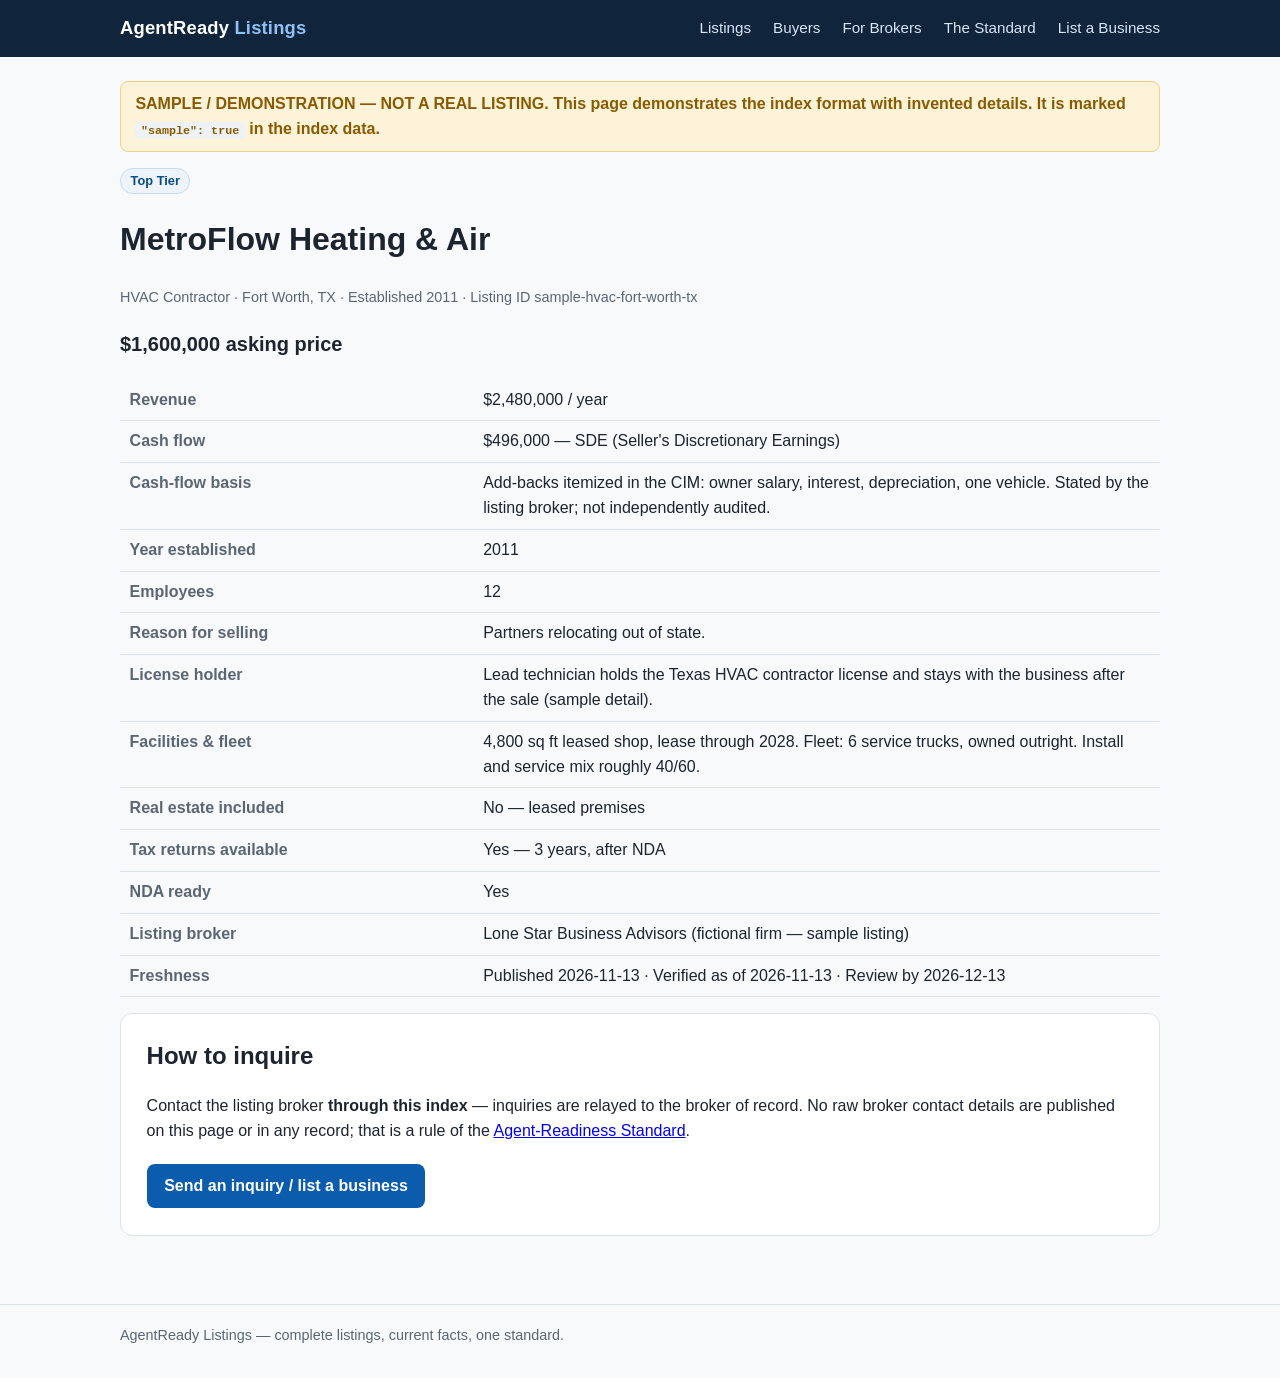
<file: listings/hvac-fort-worth-tx/index.html>
<!DOCTYPE html>
<html lang="en">
<head>
<meta charset="utf-8">
<meta name="viewport" content="width=device-width, initial-scale=1">
<title>MetroFlow Heating &amp; Air (SAMPLE) — Fort Worth, TX — AgentReady Listings</title>
<meta name="description" content="SAMPLE demonstration listing. HVAC contractor for sale in Fort Worth, TX: $1,600,000 asking, $2,480,000 revenue, $496,000 SDE with basis stated. License holder identified. Tax returns available, NDA ready. Structured record: listing.json.">
<link rel="stylesheet" href="../../assets/style.css">
<script type="application/ld+json">
{
  "@context": "https://schema.org",
  "@type": "Product",
  "name": "MetroFlow Heating & Air (SAMPLE listing)",
  "category": "HVAC Contractor — business for sale",
  "description": "SAMPLE / DEMONSTRATION listing — not a real business for sale. Established 2011 HVAC contractor in Fort Worth, TX. 12 employees, 6 owned service trucks, license holder stays after sale.",
  "url": "https://cronusworks.github.io/botfriendly-index/listings/hvac-fort-worth-tx/",
  "additionalProperty": [
    { "@type": "PropertyValue", "name": "Revenue (USD)", "value": 2480000 },
    { "@type": "PropertyValue", "name": "Cash flow type", "value": "SDE" },
    { "@type": "PropertyValue", "name": "Cash flow (USD)", "value": 496000 },
    { "@type": "PropertyValue", "name": "Year established", "value": 2011 },
    { "@type": "PropertyValue", "name": "Employees", "value": 12 },
    { "@type": "PropertyValue", "name": "Tax returns available", "value": true },
    { "@type": "PropertyValue", "name": "NDA ready", "value": true },
    { "@type": "PropertyValue", "name": "Badge tier", "value": "agent-ready" },
    { "@type": "PropertyValue", "name": "Sample listing", "value": true }
  ],
  "offers": {
    "@type": "Offer",
    "price": 1600000,
    "priceCurrency": "USD",
    "availability": "https://schema.org/InStock",
    "url": "https://cronusworks.github.io/botfriendly-index/listings/hvac-fort-worth-tx/"
  }
}
</script>
</head>
<body>
<header class="site">
  <div class="wrap">
    <a class="logo" href="../../">AgentReady <span>Listings</span></a>
    <nav class="main">
      <a href="../">Listings</a>
      <a href="../../buyers/">Buyers</a>
      <a href="../../for-brokers/">For Brokers</a>
      <a href="../../standard/">The Standard</a>
      <a href="../../submit/">List a Business</a>
    </nav>
  </div>
</header>
<main class="wrap">
  <div class="sample-banner">SAMPLE / DEMONSTRATION — NOT A REAL LISTING. This page demonstrates the
  index format with invented details. It is marked <code>"sample": true</code> in the index data.</div>

  <span class="badge">Top Tier</span>
  <h1>MetroFlow Heating &amp; Air</h1>
  <p class="meta">HVAC Contractor · Fort Worth, TX · Established 2011 · Listing ID sample-hvac-fort-worth-tx</p>
  <p class="price">$1,600,000 asking price</p>

  <table class="facts">
    <tr><th>Revenue</th><td>$2,480,000 / year</td></tr>
    <tr><th>Cash flow</th><td>$496,000 — SDE (Seller's Discretionary Earnings)</td></tr>
    <tr><th>Cash-flow basis</th><td>Add-backs itemized in the CIM: owner salary, interest, depreciation, one vehicle. Stated by the listing broker; not independently audited.</td></tr>
    <tr><th>Year established</th><td>2011</td></tr>
    <tr><th>Employees</th><td>12</td></tr>
    <tr><th>Reason for selling</th><td>Partners relocating out of state.</td></tr>
    <tr><th>License holder</th><td>Lead technician holds the Texas HVAC contractor license and stays with the business after the sale (sample detail).</td></tr>
    <tr><th>Facilities &amp; fleet</th><td>4,800 sq ft leased shop, lease through 2028. Fleet: 6 service trucks, owned outright. Install and service mix roughly 40/60.</td></tr>
    <tr><th>Real estate included</th><td>No — leased premises</td></tr>
    <tr><th>Tax returns available</th><td>Yes — 3 years, after NDA</td></tr>
    <tr><th>NDA ready</th><td>Yes</td></tr>
    <tr><th>Listing broker</th><td>Lone Star Business Advisors (fictional firm — sample listing)</td></tr>
    <tr><th>Freshness</th><td>Published 2026-11-13 · Verified as of 2026-11-13 · Review by 2026-12-13</td></tr>
  </table>

  <section class="panel">
    <h2>How to inquire</h2>
    <p>Contact the listing broker <strong>through this index</strong> — inquiries are relayed to the
    broker of record. No raw broker contact details are published on this page or in any record;
    that is a rule of the <a href="../../standard/">Agent-Readiness Standard</a>.</p>
    <a class="btn" href="../../submit/">Send an inquiry / list a business</a>
  </section>
</main>
<footer class="site">
  <div class="wrap">AgentReady Listings — complete listings, current facts, one standard.</div>
</footer>
</body>
</html>
</file>
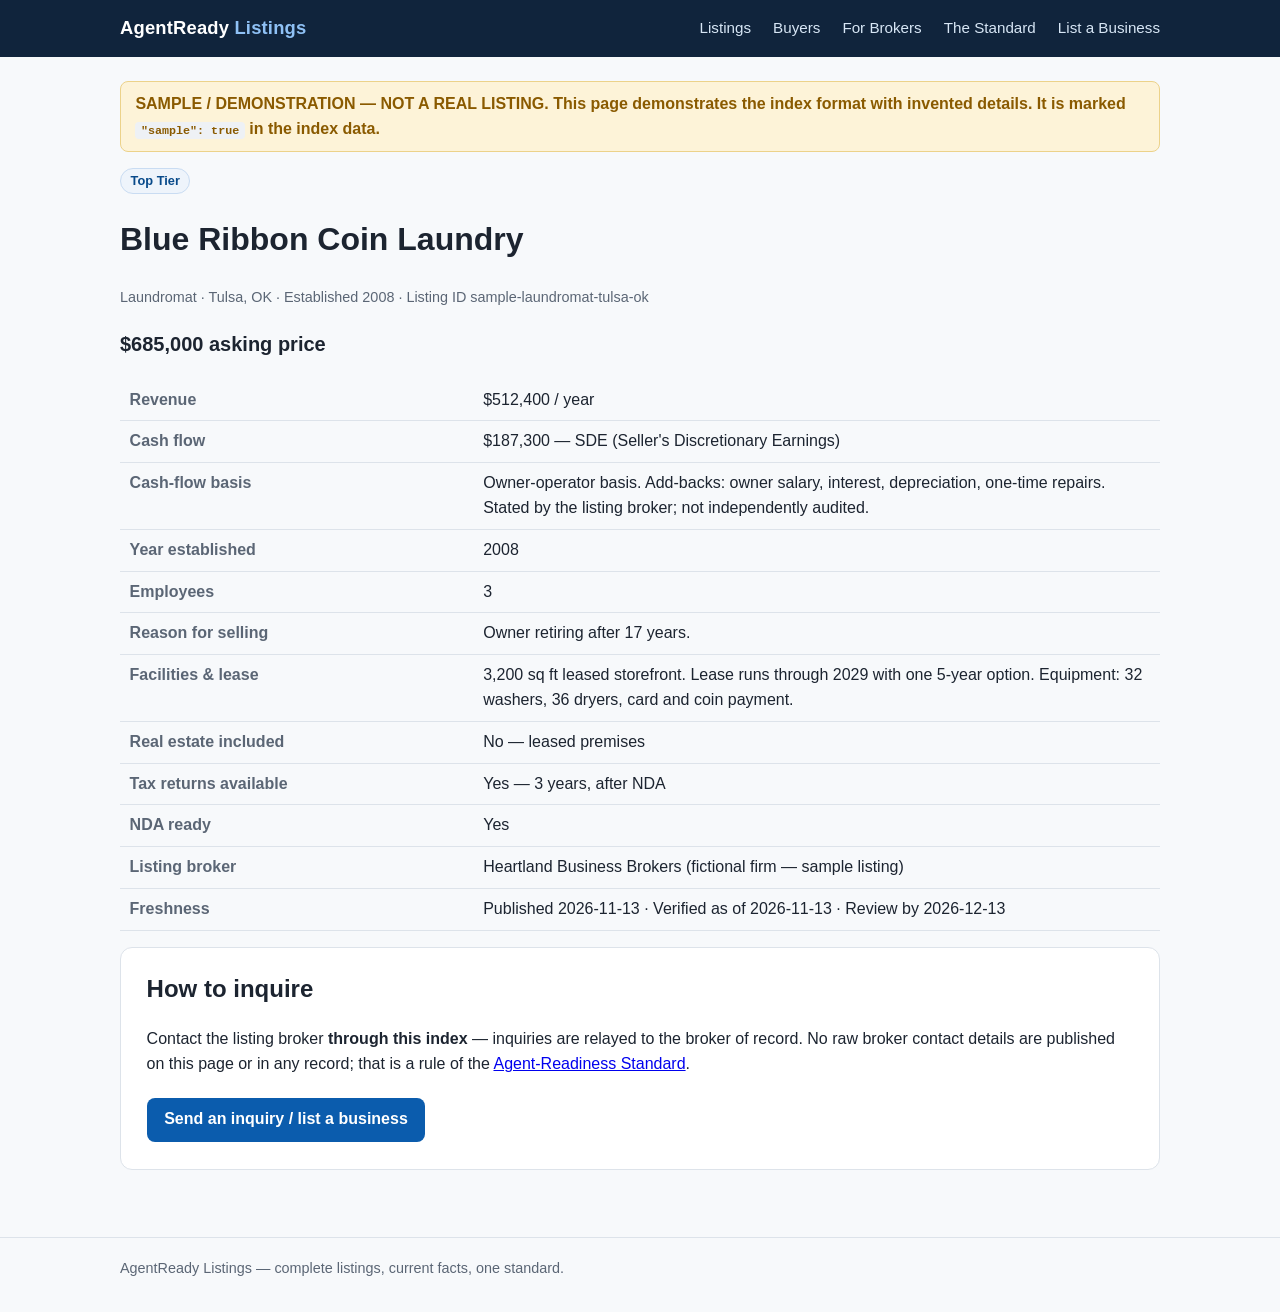
<file: listings/laundromat-tulsa-ok/index.html>
<!DOCTYPE html>
<html lang="en">
<head>
<meta charset="utf-8">
<meta name="viewport" content="width=device-width, initial-scale=1">
<title>Blue Ribbon Coin Laundry (SAMPLE) — Tulsa, OK — AgentReady Listings</title>
<meta name="description" content="SAMPLE demonstration listing. Laundromat for sale in Tulsa, OK: $685,000 asking, $512,400 revenue, $187,300 SDE with basis stated. Tax returns available, NDA ready. Structured record: listing.json.">
<link rel="stylesheet" href="../../assets/style.css">
<script type="application/ld+json">
{
  "@context": "https://schema.org",
  "@type": "Product",
  "name": "Blue Ribbon Coin Laundry (SAMPLE listing)",
  "category": "Laundromat — business for sale",
  "description": "SAMPLE / DEMONSTRATION listing — not a real business for sale. Established 2008 coin laundry in Tulsa, OK. Owner retiring after 17 years.",
  "url": "https://cronusworks.github.io/botfriendly-index/listings/laundromat-tulsa-ok/",
  "additionalProperty": [
    { "@type": "PropertyValue", "name": "Revenue (USD)", "value": 512400 },
    { "@type": "PropertyValue", "name": "Cash flow type", "value": "SDE" },
    { "@type": "PropertyValue", "name": "Cash flow (USD)", "value": 187300 },
    { "@type": "PropertyValue", "name": "Year established", "value": 2008 },
    { "@type": "PropertyValue", "name": "Employees", "value": 3 },
    { "@type": "PropertyValue", "name": "Tax returns available", "value": true },
    { "@type": "PropertyValue", "name": "NDA ready", "value": true },
    { "@type": "PropertyValue", "name": "Badge tier", "value": "agent-ready" },
    { "@type": "PropertyValue", "name": "Sample listing", "value": true }
  ],
  "offers": {
    "@type": "Offer",
    "price": 685000,
    "priceCurrency": "USD",
    "availability": "https://schema.org/InStock",
    "url": "https://cronusworks.github.io/botfriendly-index/listings/laundromat-tulsa-ok/"
  }
}
</script>
</head>
<body>
<header class="site">
  <div class="wrap">
    <a class="logo" href="../../">AgentReady <span>Listings</span></a>
    <nav class="main">
      <a href="../">Listings</a>
      <a href="../../buyers/">Buyers</a>
      <a href="../../for-brokers/">For Brokers</a>
      <a href="../../standard/">The Standard</a>
      <a href="../../submit/">List a Business</a>
    </nav>
  </div>
</header>
<main class="wrap">
  <div class="sample-banner">SAMPLE / DEMONSTRATION — NOT A REAL LISTING. This page demonstrates the
  index format with invented details. It is marked <code>"sample": true</code> in the index data.</div>

  <span class="badge">Top Tier</span>
  <h1>Blue Ribbon Coin Laundry</h1>
  <p class="meta">Laundromat · Tulsa, OK · Established 2008 · Listing ID sample-laundromat-tulsa-ok</p>
  <p class="price">$685,000 asking price</p>

  <table class="facts">
    <tr><th>Revenue</th><td>$512,400 / year</td></tr>
    <tr><th>Cash flow</th><td>$187,300 — SDE (Seller's Discretionary Earnings)</td></tr>
    <tr><th>Cash-flow basis</th><td>Owner-operator basis. Add-backs: owner salary, interest, depreciation, one-time repairs. Stated by the listing broker; not independently audited.</td></tr>
    <tr><th>Year established</th><td>2008</td></tr>
    <tr><th>Employees</th><td>3</td></tr>
    <tr><th>Reason for selling</th><td>Owner retiring after 17 years.</td></tr>
    <tr><th>Facilities &amp; lease</th><td>3,200 sq ft leased storefront. Lease runs through 2029 with one 5-year option. Equipment: 32 washers, 36 dryers, card and coin payment.</td></tr>
    <tr><th>Real estate included</th><td>No — leased premises</td></tr>
    <tr><th>Tax returns available</th><td>Yes — 3 years, after NDA</td></tr>
    <tr><th>NDA ready</th><td>Yes</td></tr>
    <tr><th>Listing broker</th><td>Heartland Business Brokers (fictional firm — sample listing)</td></tr>
    <tr><th>Freshness</th><td>Published 2026-11-13 · Verified as of 2026-11-13 · Review by 2026-12-13</td></tr>
  </table>

  <section class="panel">
    <h2>How to inquire</h2>
    <p>Contact the listing broker <strong>through this index</strong> — inquiries are relayed to the
    broker of record. No raw broker contact details are published on this page or in any record;
    that is a rule of the <a href="../../standard/">Agent-Readiness Standard</a>.</p>
    <a class="btn" href="../../submit/">Send an inquiry / list a business</a>
  </section>
</main>
<footer class="site">
  <div class="wrap">AgentReady Listings — complete listings, current facts, one standard.</div>
</footer>
</body>
</html>
</file>
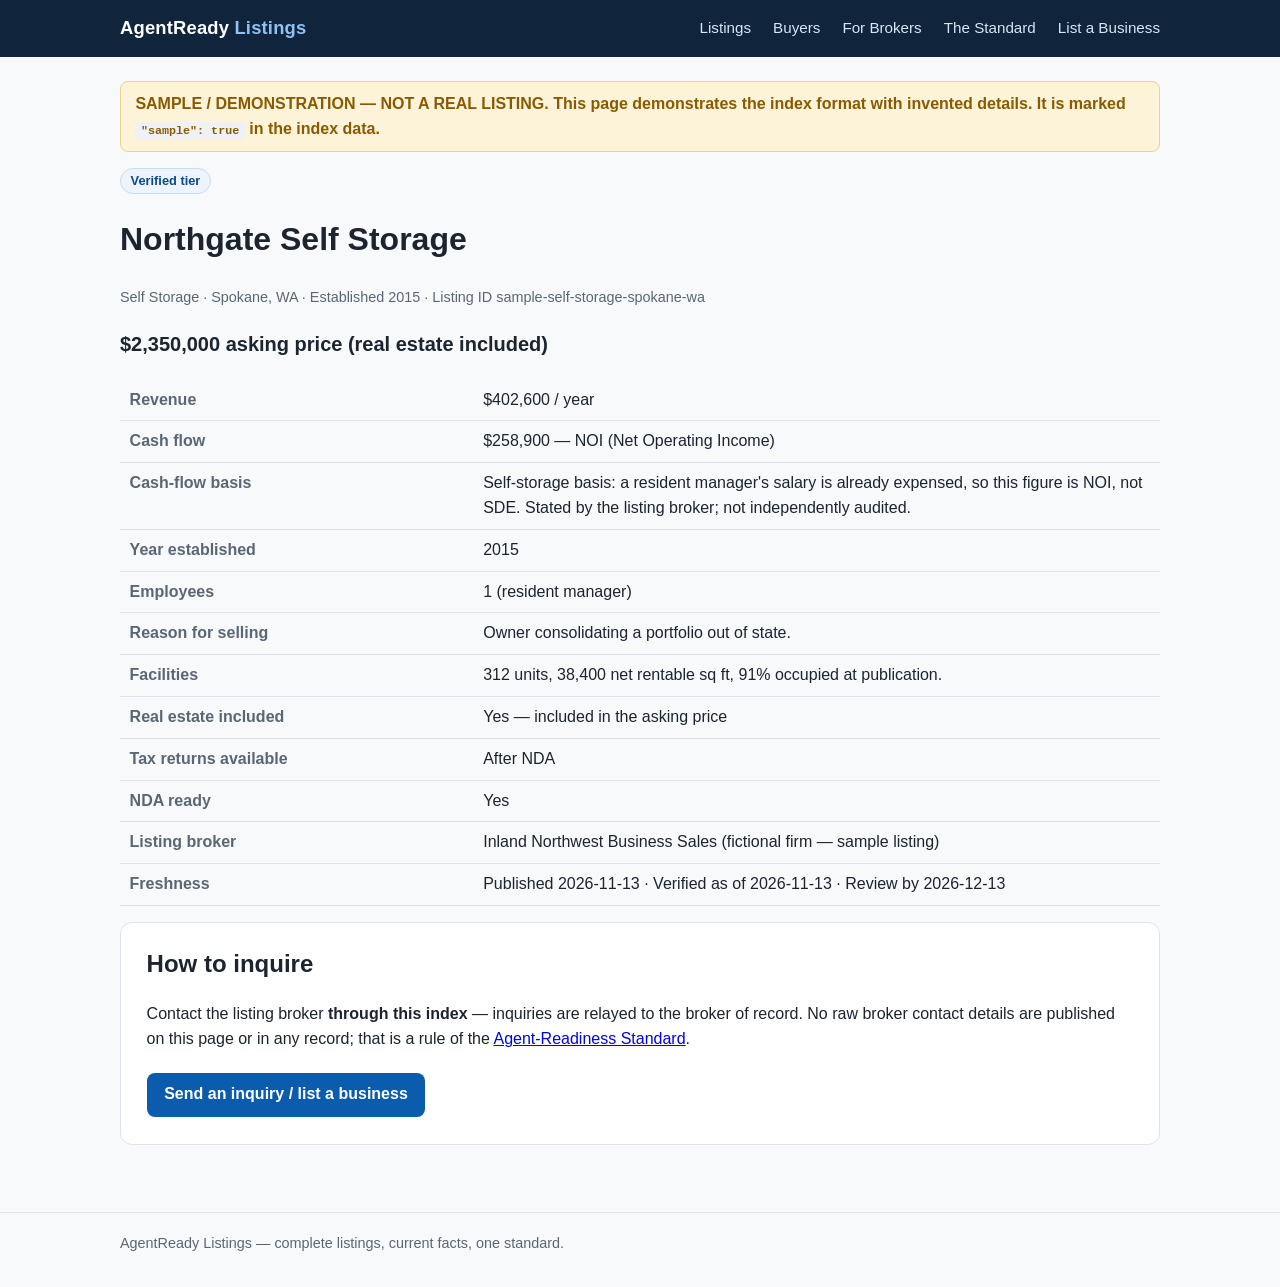
<file: listings/self-storage-spokane-wa/index.html>
<!DOCTYPE html>
<html lang="en">
<head>
<meta charset="utf-8">
<meta name="viewport" content="width=device-width, initial-scale=1">
<title>Northgate Self Storage (SAMPLE) — Spokane, WA — AgentReady Listings</title>
<meta name="description" content="SAMPLE demonstration listing. Self-storage facility for sale in Spokane, WA: $2,350,000 asking including real estate, $402,600 revenue, $258,900 NOI with basis stated. NDA ready. Structured record: listing.json.">
<link rel="stylesheet" href="../../assets/style.css">
<script type="application/ld+json">
{
  "@context": "https://schema.org",
  "@type": "Product",
  "name": "Northgate Self Storage (SAMPLE listing)",
  "category": "Self Storage — business for sale",
  "description": "SAMPLE / DEMONSTRATION listing — not a real business for sale. Established 2015 self-storage facility in Spokane, WA: 312 units, 91% occupied, real estate included.",
  "url": "https://cronusworks.github.io/botfriendly-index/listings/self-storage-spokane-wa/",
  "additionalProperty": [
    { "@type": "PropertyValue", "name": "Revenue (USD)", "value": 402600 },
    { "@type": "PropertyValue", "name": "Cash flow type", "value": "NOI" },
    { "@type": "PropertyValue", "name": "Cash flow (USD)", "value": 258900 },
    { "@type": "PropertyValue", "name": "Year established", "value": 2015 },
    { "@type": "PropertyValue", "name": "Employees", "value": 1 },
    { "@type": "PropertyValue", "name": "Real estate included", "value": true },
    { "@type": "PropertyValue", "name": "Tax returns available", "value": "after-nda" },
    { "@type": "PropertyValue", "name": "NDA ready", "value": true },
    { "@type": "PropertyValue", "name": "Badge tier", "value": "verified" },
    { "@type": "PropertyValue", "name": "Sample listing", "value": true }
  ],
  "offers": {
    "@type": "Offer",
    "price": 2350000,
    "priceCurrency": "USD",
    "availability": "https://schema.org/InStock",
    "url": "https://cronusworks.github.io/botfriendly-index/listings/self-storage-spokane-wa/"
  }
}
</script>
</head>
<body>
<header class="site">
  <div class="wrap">
    <a class="logo" href="../../">AgentReady <span>Listings</span></a>
    <nav class="main">
      <a href="../">Listings</a>
      <a href="../../buyers/">Buyers</a>
      <a href="../../for-brokers/">For Brokers</a>
      <a href="../../standard/">The Standard</a>
      <a href="../../submit/">List a Business</a>
    </nav>
  </div>
</header>
<main class="wrap">
  <div class="sample-banner">SAMPLE / DEMONSTRATION — NOT A REAL LISTING. This page demonstrates the
  index format with invented details. It is marked <code>"sample": true</code> in the index data.</div>

  <span class="badge">Verified tier</span>
  <h1>Northgate Self Storage</h1>
  <p class="meta">Self Storage · Spokane, WA · Established 2015 · Listing ID sample-self-storage-spokane-wa</p>
  <p class="price">$2,350,000 asking price (real estate included)</p>

  <table class="facts">
    <tr><th>Revenue</th><td>$402,600 / year</td></tr>
    <tr><th>Cash flow</th><td>$258,900 — NOI (Net Operating Income)</td></tr>
    <tr><th>Cash-flow basis</th><td>Self-storage basis: a resident manager's salary is already expensed, so this figure is NOI, not SDE. Stated by the listing broker; not independently audited.</td></tr>
    <tr><th>Year established</th><td>2015</td></tr>
    <tr><th>Employees</th><td>1 (resident manager)</td></tr>
    <tr><th>Reason for selling</th><td>Owner consolidating a portfolio out of state.</td></tr>
    <tr><th>Facilities</th><td>312 units, 38,400 net rentable sq ft, 91% occupied at publication.</td></tr>
    <tr><th>Real estate included</th><td>Yes — included in the asking price</td></tr>
    <tr><th>Tax returns available</th><td>After NDA</td></tr>
    <tr><th>NDA ready</th><td>Yes</td></tr>
    <tr><th>Listing broker</th><td>Inland Northwest Business Sales (fictional firm — sample listing)</td></tr>
    <tr><th>Freshness</th><td>Published 2026-11-13 · Verified as of 2026-11-13 · Review by 2026-12-13</td></tr>
  </table>

  <section class="panel">
    <h2>How to inquire</h2>
    <p>Contact the listing broker <strong>through this index</strong> — inquiries are relayed to the
    broker of record. No raw broker contact details are published on this page or in any record;
    that is a rule of the <a href="../../standard/">Agent-Readiness Standard</a>.</p>
    <a class="btn" href="../../submit/">Send an inquiry / list a business</a>
  </section>
</main>
<footer class="site">
  <div class="wrap">AgentReady Listings — complete listings, current facts, one standard.</div>
</footer>
</body>
</html>
</file>
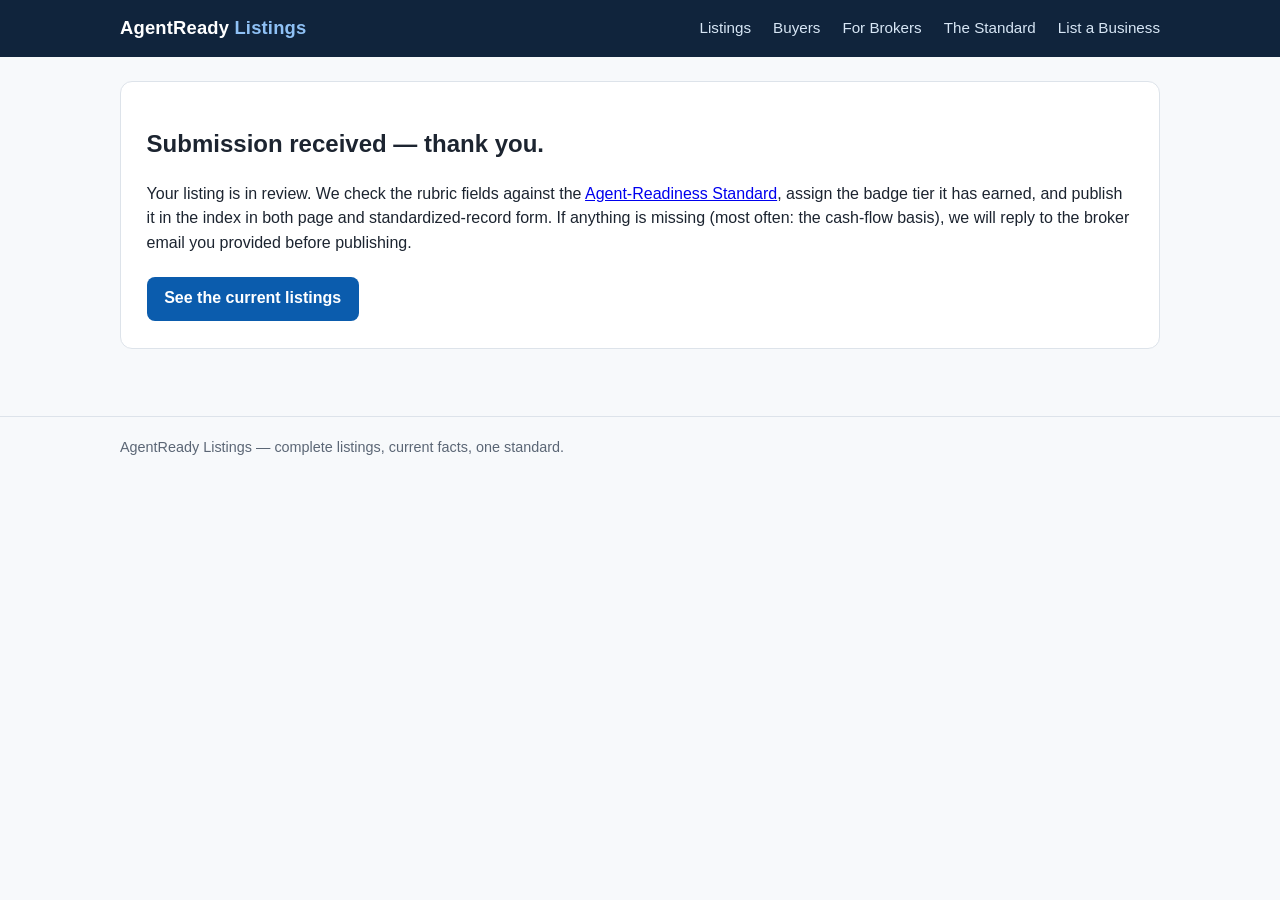
<file: submit/thanks/index.html>
<!DOCTYPE html>
<html lang="en">
<head>
<meta charset="utf-8">
<meta name="viewport" content="width=device-width, initial-scale=1">
<title>Submission received — AgentReady Listings</title>
<meta name="description" content="Thank you — your listing submission was received and is in review.">
<link rel="stylesheet" href="../../assets/style.css">
</head>
<body>
<header class="site">
  <div class="wrap">
    <a class="logo" href="../../">AgentReady <span>Listings</span></a>
    <nav class="main">
      <a href="../../listings/">Listings</a>
      <a href="../../buyers/">Buyers</a>
      <a href="../../for-brokers/">For Brokers</a>
      <a href="../../standard/">The Standard</a>
      <a href="../">List a Business</a>
    </nav>
  </div>
</header>
<main class="wrap">
  <section class="panel">
    <h1>Submission received — thank you.</h1>
    <p>Your listing is in review. We check the rubric fields against the
    <a href="../../standard/">Agent-Readiness Standard</a>, assign the badge tier it has earned,
    and publish it in the index in both page and standardized-record form. If anything is
    missing (most often: the cash-flow basis), we will reply to the broker email you provided
    before publishing.</p>
    <a class="btn" href="../../listings/">See the current listings</a>
  </section>
</main>
<footer class="site">
  <div class="wrap">AgentReady Listings — complete listings, current facts, one standard.</div>
</footer>
</body>
</html>
</file>
<file: assets/style.css>
:root{
  --ink:#1c2430; --muted:#5b6675; --line:#dde3ea; --accent:#0b5cad;
  --accent-dark:#084a8a; --bg:#f7f9fb; --card:#ffffff; --badge:#eef4fb;
  --sample:#8a5a00; --sample-bg:#fdf3d8;
}
*{box-sizing:border-box}
body{margin:0;font-family:-apple-system,BlinkMacSystemFont,"Segoe UI",Roboto,Helvetica,Arial,sans-serif;color:var(--ink);background:var(--bg);line-height:1.55}
header.site{background:#10243c;color:#fff}
header.site .wrap{display:flex;flex-wrap:wrap;align-items:center;gap:1rem;justify-content:space-between;padding:.9rem 1.25rem;max-width:1080px;margin:0 auto}
header.site a{color:#fff;text-decoration:none}
.logo{font-weight:700;font-size:1.15rem;letter-spacing:.01em}
.logo span{color:#8fc1f5}
nav.main a{margin-left:1.1rem;font-size:.95rem;color:#d7e6f5}
nav.main a:hover{color:#fff;text-decoration:underline}
.wrap{max-width:1080px;margin:0 auto;padding:1.5rem 1.25rem 3rem}
.hero{background:var(--card);border:1px solid var(--line);border-radius:12px;padding:2rem;margin-bottom:1.5rem}
.hero h1{margin:.2rem 0 .6rem;font-size:2rem;line-height:1.2}
.hero p{color:var(--muted);max-width:46rem}
.btn{display:inline-block;background:var(--accent);color:#fff;padding:.6rem 1.1rem;border-radius:8px;text-decoration:none;font-weight:600;margin:.3rem .5rem .3rem 0}
.btn:hover{background:var(--accent-dark)}
.btn.ghost{background:#fff;color:var(--accent);border:1px solid var(--accent)}
.grid{display:grid;grid-template-columns:repeat(auto-fill,minmax(300px,1fr));gap:1rem}
.card{background:var(--card);border:1px solid var(--line);border-radius:12px;padding:1.1rem 1.2rem}
.card h3{margin:.3rem 0 .4rem;font-size:1.1rem}
.card h3 a{color:var(--ink);text-decoration:none}
.card h3 a:hover{color:var(--accent);text-decoration:underline}
.meta{color:var(--muted);font-size:.9rem}
.price{font-size:1.25rem;font-weight:700}
.facts{width:100%;border-collapse:collapse;margin:1rem 0}
.facts th,.facts td{text-align:left;padding:.5rem .6rem;border-bottom:1px solid var(--line);vertical-align:top}
.facts th{width:34%;color:var(--muted);font-weight:600}
.badge{display:inline-block;background:var(--badge);color:var(--accent-dark);border:1px solid #c9dcf2;border-radius:999px;padding:.12rem .6rem;font-size:.8rem;font-weight:600}
.sample-banner{background:var(--sample-bg);border:1px solid #ecd28a;color:var(--sample);border-radius:8px;padding:.6rem .9rem;font-weight:600;margin-bottom:1rem}
.filters{background:var(--card);border:1px solid var(--line);border-radius:12px;padding:1rem 1.2rem;margin-bottom:1rem;display:flex;flex-wrap:wrap;gap:.8rem;align-items:end}
.filters label{font-size:.85rem;color:var(--muted);display:block}
.filters select,.filters input{padding:.45rem .5rem;border:1px solid var(--line);border-radius:6px;font-size:.95rem;margin-top:.25rem}
section.panel{background:var(--card);border:1px solid var(--line);border-radius:12px;padding:1.4rem 1.6rem;margin-bottom:1.2rem}
section.panel h2{margin-top:0}
table.rubric{width:100%;border-collapse:collapse}
table.rubric th,table.rubric td{border-bottom:1px solid var(--line);text-align:left;padding:.55rem .6rem;vertical-align:top}
form.intake label{display:block;font-weight:600;margin:.9rem 0 .3rem}
form.intake input,form.intake select,form.intake textarea{width:100%;padding:.55rem .6rem;border:1px solid var(--line);border-radius:6px;font-size:1rem;font-family:inherit}
form.intake .row{display:grid;grid-template-columns:1fr 1fr;gap:1rem}
form.intake button{background:var(--accent);color:#fff;border:0;padding:.7rem 1.4rem;border-radius:8px;font-size:1rem;font-weight:700;cursor:pointer;margin-top:1.2rem}
form.intake button:hover{background:var(--accent-dark)}
.hint{color:var(--muted);font-size:.88rem;font-weight:400}
footer.site{border-top:1px solid var(--line);color:var(--muted);font-size:.9rem}
footer.site .wrap{padding-top:1.2rem;padding-bottom:2rem}
footer.site a{color:var(--accent)}
code{background:#eef1f5;padding:.1rem .35rem;border-radius:4px;font-size:.9em}
@media (max-width:640px){form.intake .row{grid-template-columns:1fr}}
</file>
